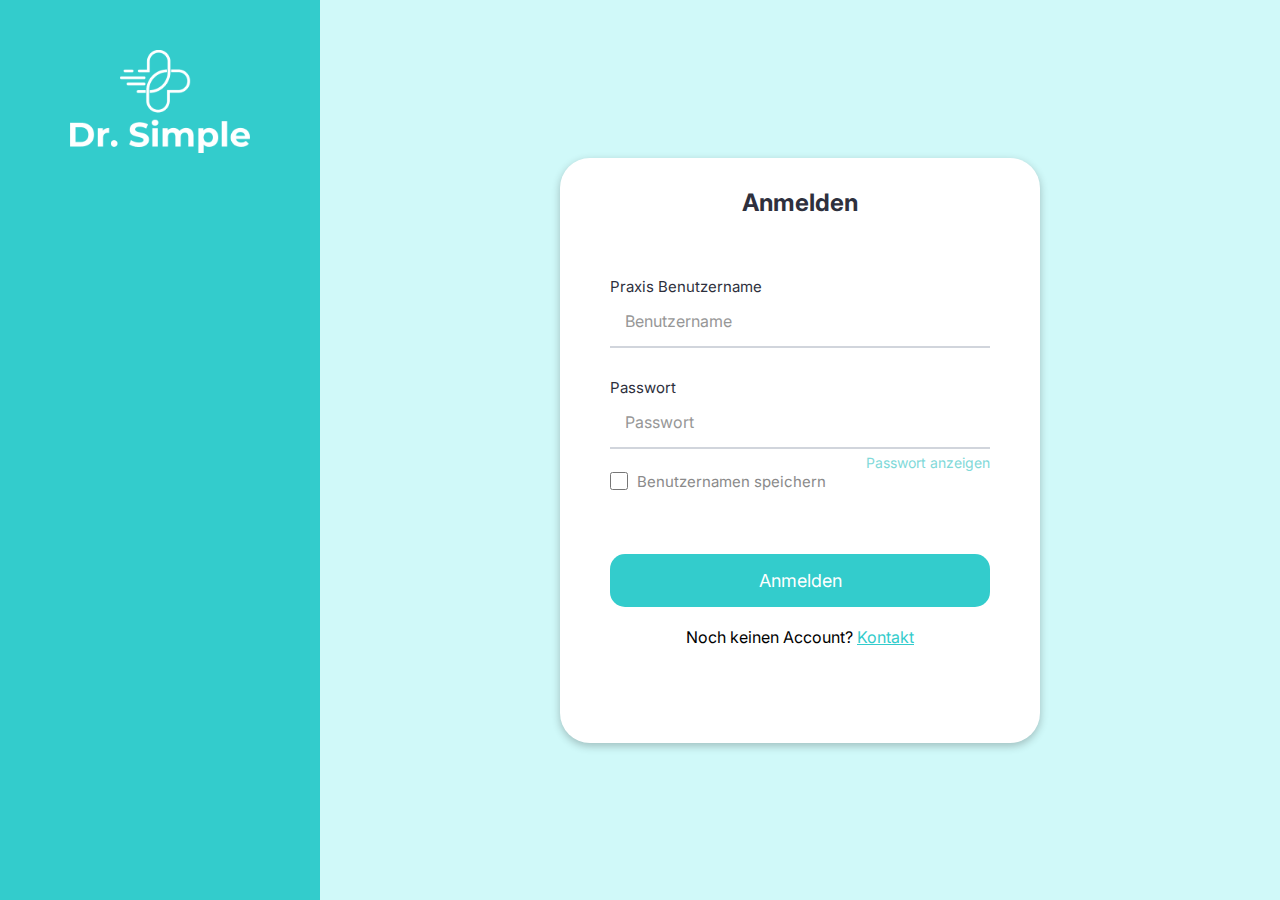
<file: index.html>
<!DOCTYPE html>
<html lang="en">

<head>
    <meta charset="UTF-8">
    <meta http-equiv="X-UA-Compatible" content="IE=edge">
    <meta name="viewport" content="width=device-width, initial-scale=1.0">
    <title>Document</title>

    <!-- //// CSS //// -->
    <link rel="stylesheet" href="./style/style.css">

    <!-- //// Google Fonts //// -->
    <link rel="preconnect" href="https://fonts.googleapis.com">
    <link rel="preconnect" href="https://fonts.gstatic.com" crossorigin>
    <link href="https://fonts.googleapis.com/css2?family=Inter:wght@300;400;700&family=Poppins&display=swap"
        rel="stylesheet">

    <!-- //// Font Awesome //// -->
    <link rel="stylesheet" href="https://cdnjs.cloudflare.com/ajax/libs/font-awesome/6.1.1/css/all.min.css"
        integrity="sha512-KfkfwYDsLkIlwQp6LFnl8zNdLGxu9YAA1QvwINks4PhcElQSvqcyVLLD9aMhXd13uQjoXtEKNosOWaZqXgel0g=="
        crossorigin="anonymous" referrerpolicy="no-referrer" />

</head>

<body class="dashboardWholeBody">
    <main class="loginMainContainer">
        <section class="loginLeftSection">
            <img src="./image/logo.png" alt="">
        </section>
        <section class="loginRightSection">
            <div class="loginCard">
                <h3>Anmelden</h3>
                <div>
                    <form action="" class="loginForm">
                        <label for="">
                            Praxis Benutzername <br>
                            <div class="loginInputDiv">
                                <div><i class="fa-solid fa-user"></i></div>
                                <input type="text" placeholder="Benutzername">
                            </div>
                        </label>
                        <label for="" style="margin-bottom: 0">
                            Passwort <br>
                            <div class="loginInputDiv">
                                <div><i class="fa-solid fa-lock"></i></div>
                                <input type="password" placeholder="Passwort" id="loginPasswordInput">
                            </div>
                            <div class="loginShowPasswordDiv"><p onclick="showHideFunction()">Passwort anzeigen</p></div>
                        </label>
                        <label for="" class="loginCheckBoxLabel">
                            <input type="checkbox" name="" id="" class="loginCheckbox">
                            <span style="color: #8A8A8A;">Benutzernamen speichern</span>
                        </label>

                        <button>Anmelden</button>

                        <div>Noch keinen Account? <span style="color: #33cccc; text-decoration: underline;">Kontakt</span></div>
                    </form>
                </div>
            </div>
        </section>
    </main>

</body>
<script src="./script/app.js"></script>

</html>
</file>
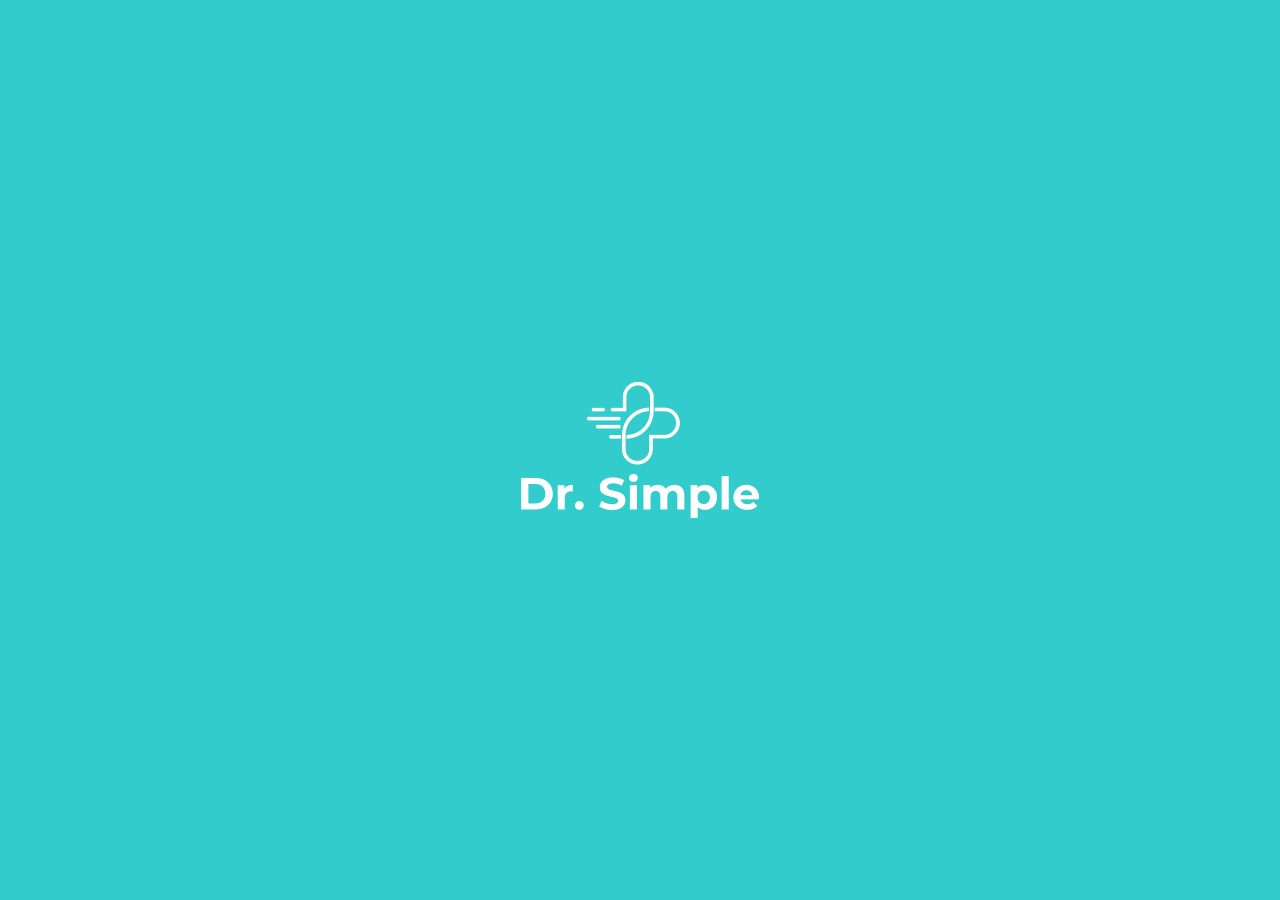
<file: flash.html>
<!DOCTYPE html>
<html lang="en">
<head>
    <meta charset="UTF-8">
    <meta http-equiv="X-UA-Compatible" content="IE=edge">
    <meta name="viewport" content="width=device-width, initial-scale=1.0">
    
    <!-- //// CSS //// -->
    <link rel="stylesheet" href="./style/style.css">

    <!-- //// Google Fonts //// -->
    <link rel="preconnect" href="https://fonts.googleapis.com">
    <link rel="preconnect" href="https://fonts.gstatic.com" crossorigin>
    <link href="https://fonts.googleapis.com/css2?family=Inter:wght@300;400;700&family=Poppins&display=swap"
        rel="stylesheet">
        
</head>
<body class="dashboardWholeBody">
    <div class="flashPage">
        <img src="./image/logo.png" alt="">
    </div>
</body>
</html>
</file>
<file: style/style.css>
* {
  padding: 0;
  margin: 0;
  box-sizing: border-box;
  font-family: "Inter", sans-serif;
}
.dashboardWholeBody {
  background-color: #33cccc;
  min-height: 100vh;
}
.flashPage {
  min-height: 100vh;
  display: flex;
  justify-content: center;
  align-items: center;
  flex-wrap: wrap;
}
.loginMainContainer {
  display: flex;
  justify-content: center;
  align-items: center;
}
.loginLeftSection {
  width: 25%;
  display: flex;
  justify-content: center;
  align-items: flex-start;
  background-color: #33cccc;
  min-height: 100vh;
  padding: 50px;
}
.loginLeftSection > img,
.dashboardStaticSection img {
  width: 180px;
}
.loginRightSection {
  width: 75%;
  min-height: 100vh;
  background-color: #d0f9f9;
  display: flex;
  justify-content: center;
  align-items: center;
}
.loginCard {
  width: 50%;
  min-height: 65vh;
  background-color: #ffffff;
  border-radius: 30px;
  padding: 30px 50px;
  box-shadow: rgba(0, 0, 0, 0.24) 0px 3px 8px;
}
.loginCard > h3 {
  color: #2e303d;
  font-size: 24px;
  text-align: center;
  margin-bottom: 60px;
}
.loginForm > label {
  display: inline-block;
  width: 100%;
  font-size: 15px;
  color: #2e303d;
  margin-bottom: 30px;
}
.loginInputDiv {
  border-bottom: 2px solid #d1d5dc;
  padding: 15px 0px;
  display: flex;
  align-items: center;
}
.loginInputDiv i {
  color: #33cccc;
}
.loginInputDiv input {
  border: none;
  font-size: 16px;
  width: 100%;
  margin-left: 15px;
  outline: none;
  color: #2e303d;
}
.loginInputDiv input::placeholder {
  color: #979797;
}
.loginShowPasswordDiv {
  display: flex;
  justify-content: flex-end;
  margin-top: 5px;
}
.loginShowPasswordDiv > p {
  color: #81d9d9;
  font-size: 14px;
  cursor: pointer;
}
.loginCheckbox {
  width: 18px !important;
  height: 18px !important;
  margin-right: 5px;
  cursor: pointer;
}
.loginCheckBoxLabel > span {
  vertical-align: top;
  cursor: pointer;
}
.loginForm button {
  background-color: #33cccc;
  color: white;
  width: 100%;
  border-radius: 15px;
  border: none;
  padding: 16px;
  font-size: 18px;
  cursor: pointer;
  margin-top: 30px;
}
.loginForm > div {
  text-align: center;
  margin-top: 20px;
}

.secondPageMainContainer {
  display: flex;
  justify-content: flex-start;
  align-items: center;
}
.dashboardStaticSection {
  width: 330px;
  display: flex;
  flex-direction: column;
  justify-content: space-between;
  align-items: center;
  padding: 40px 0 25px;
  min-height: 100vh;
}
.dashboardAbsoluteSection {
  position: absolute;
  left: 23.54%;
  right: 1.46%;
  top: 2.22%;
  bottom: 2.22%;
  border-radius: 30px;
  background-color: #ffffff;
  padding: 0px 40px 0px 40px;
  min-height: 96vh;
  overflow-y: auto;
}
.dashboardAbsoluteSection > header {
  position: sticky;
  top: 0;
  background-color: white;
  padding-top: 40px;
  padding-bottom: 30px;
  z-index: 100;
}
.dashboardIconSection {
  width: 100%;
  padding: 0 0 0 20%;
}
.dashboardIconSection > div {
  display: flex;
  justify-content: flex-start;
  align-items: center;
  margin-bottom: 25px;
}
.dashboardIconSection img {
  width: 35px;
  height: 35px;
  cursor: pointer;
}
.dashboardIconSection p {
  color: white;
  margin-left: 20px;
  font-weight: 400;
  opacity: 80%;
  cursor: pointer;
}
.dashboardIconSection .activeLink {
  opacity: 1;
  font-weight: 600;
}
.dashboardNavSection {
  display: flex;
  justify-content: space-between;
  align-items: center;
}
.dashboardOfSubpage .dashboardNavSection {
  margin-bottom: 30px;
}
.dashboardNavSection h2 {
  color: #262a41;
  font-size: 34px;
}
.dashboardNavEndContainer {
  margin-left: auto;
  display: flex;
  justify-content: center;
  align-items: center;
}
.dashboardNavEndContainer > div {
  margin-left: 20px;
  height: 25px;
  display: flex;
  align-items: center;
  cursor: pointer;
}
.dashboardNavSection > div {
  display: flex;
  align-items: center;
  margin: 0 auto;
}
.dashboardNavSection > div section {
  background-color: #f9fafc;
  width: 333px;
  height: 45px;
  display: flex;
  align-items: center;
  justify-content: flex-start;
  border: 1px solid #2732401a;
  padding: 15px;
  border-radius: 15px;
}
.dashboardNavSection > div form {
  display: flex;
  align-items: center;
  justify-content: flex-start;
}
.dashboardNavSection input {
  width: 100%;
  margin-left: 10px;
  border: none;
  background-color: transparent;
  color: #404852;
  outline: none;
}
.dashboardNavSection input::placeholder {
  color: #9da1a7;
}
.dashboardNavSection select {
  border: none;
  border-bottom: 1px solid #e3e4e5;
  background: transparent;
  font-size: 12px;
  color: #555;
  width: 80px;
  outline: none;
}
.dashboardNavSection > div div {
  background-color: #f9fafc;
  margin-left: 26px;
  width: 45px;
  height: 45px;
  display: flex;
  align-items: center;
  justify-content: center;
  border: 1px solid #2732401a;
  border-radius: 15px;
  cursor: pointer;
}
.dashboardTitleSection {
  display: flex;
  align-items: center;
  background-color: #f9fafc;
  border: 1px solid #2732401a;
  border-radius: 15px;
  padding: 0 15px;
  height: 56px;
  position: sticky;
  top: 115px !important;
  z-index: 50;
}
.dashboardTitleSection > div {
  display: flex;
  justify-content: flex-start;
  align-items: center;
}
.dashboardTitleSection .chooseTitle {
  width: 11.75%;
}
.dashboardTitleSection .patientTitle {
  width: 20%;
}
.dashboardTitleSection .titleTitle {
  width: 40.5%;
}
.dashboardTitleSection .titleTitle2 {
  width: 22%;
}
.dashboardTitleSection .dosesTitle {
  width: 18%;
}
.dashboardTitleSection .statusTitle {
  width: 16%;
}
.dashboardTitleSection .deleteTitle {
  margin-left: auto;
  padding-left: 2%;
  justify-content: space-between;
  width: 8%;
}
.dashboardTitleSection .deleteTitle > p {
  /* margin-right: 30px; */
  color: grey;
  /* margin-right:  !important; */
}
.dashboardTitleSection > div > img,
.dashboardTableContent1 img {
  width: 20px;
  height: 20px;
}
.dashboardTitleSection > div > p {
  font-size: 14px;
  color: #273240;
}
.dashboardTableContent1 {
  width: 100%;
}
.dashboardTableContent1 table {
  width: 100%;
}
.dashboardTableContent1 table tbody {
  width: 100%;
}
.dashboardTableContent1 tr {
  display: flex;
  border-bottom: 1px solid #2732401a;
}
.dashboardTableContent1 td {
  min-height: 56px;
  padding: 3px;
  display: flex;
  align-items: center;
}
.dashboardTableContent1 input[type="checkbox"] {
  display: none;
}
.dashboardTableContent1 p {
  font-size: 14px;
  display: flex;
  justify-content: center;
  align-items: center;
  color: #273240;
}
.dashboardTableContent1 td {
  cursor: pointer !important;
}
.table1FirstColumn {
  /* width: 135px; */
  width: 12.5%;
  padding-left: 15px !important;
}
.table1FirstColumn div {
  display: flex;
  justify-content: center;
  align-items: center;
  cursor: pointer;
  margin-right: 25px;
}
.table1SecondColumn {
  /* width: 205px; */
  width: 19.5%;
}
.dashboardTitleSection i[class~="fa-square"],
.dashboardTitleSection i[class~="fa-square-check"],
.table1FirstColumn i[class~="fa-square-check"],
.table1FirstColumn i[class~="fa-square"],
.table2FirstColumn i[class~="fa-square-check"],
.table2FirstColumn i[class~="fa-square"] {
  font-size: 20px;
  color: #979797;
}
.dashboardTitleSection i,
.table1FirstColumn i[class~="fa-star"] {
  font-size: 18px;
  color: #979797;
}
.dashboardTitleSection i[class~="fa-solid"],
.table1FirstColumn i[class~="fa-solid"],
.table2FirstColumn i[class~="fa-solid"] {
  color: #33cccc;
}
.table1SecondColumn img {
  width: 16px;
  height: 16px;
  margin-left: 4px;
}
.table1ThirdColumn {
  /* width: 380px; */
  width: 35.75%;
  /* padding-right: 30px !important; */
  padding-right: 3.5% !important;
}
.table1ThirdColumn2 {
  width: 21.5%;
}
.tableDosesColumn {
  width: 14%;
}
.table1ForthColumn {
  /* width: 200px; */
  width: 19.25%;
}
.table1ForthColumn > div {
  /* position: relative; */
  width: 120px;
  border-radius: 80px;
  padding: 6px 10px;
}
.table1ForthColumn p {
  text-align: center;
  font-size: 13px;
}
.redStatus {
  background-color: #feebeb;
}
.redStatusP {
  color: #f33130 !important;
}
.blackStatus {
  background-color: #e6e6e6;
}
.lightBlueStatus {
  background-color: #ebfafa;
}
.lightBlueStatusP {
  color: #33cccc !important;
}
.blueStatus {
  background-color: #ecf2fe;
  padding: 4px 10px !important;
}
.blueStatusP {
  color: #407ef6 !important;
}
.table1FifthColumn p {
  color: #404852;
  opacity: 0.5;
}
.bottomAbsoluteDiv {
  min-height: 25px;
  background-color: #ffffff;
  position: sticky;
  bottom: 0;
}

/* //// Patienten //// */

.table2 {
  width: 100%;
}
.table2 td {
  border: none;
}
.table2Header {
  background-color: #f9fafc;
  height: 56px;
  border: 1px solid #2732401a;
  border-radius: 15px;
  display: flex;
  justify-content: flex-start;
  align-items: center;
  width: 100%;
  /* position: sticky;
  top: 0 !important;
  z-index: 50; */
}
.table2 i {
  cursor: pointer;
}
.table2 div {
  display: flex;
  align-items: center;
  justify-content: center;
  margin-right: 20px;
}
.table2 p {
  width: 200px;
  justify-content: flex-start;
}
.table2FirstColumn div {
  width: 45px;
}
.table2SecondColumn img {
  margin-left: 5px;
}
.table2FifthColumn p {
  color: #404852;
  opacity: 0.5;
}
.lastParaPatient {
  width: 120px !important;
}
.tableSeparator {
  color: #273240;
  opacity: 0.2;
  font-weight: lighter;
  margin-left: auto;
}
.table2IconSect {
  width: 120px;
  justify-content: space-around;
  padding: 30px;
}
.table2IconSect div {
  margin: 0;
}

.disable_date{
  opacity: 0.4;
}
.table2Content {
  border-bottom: 1px solid #2732401a;
  display: flex;
  align-items: center;
  justify-content: flex-start;
  height: 56px;
}
.hiddenElement {
  visibility: hidden;
}

/* //// Calendar //// */
.calenderDashboardForPadding {
  padding: 20px 40px;
}
.calenderDashboardHeader > .dashboardNavSection {
  margin-bottom: 5px;
}
.termineBtnDiv > div {
  box-shadow: rgba(0, 0, 0, 0.24) 0px 3px 8px;
  display: flex;
  justify-content: space-between;
  align-items: center;
  padding: 4px 10px;
  width: 100px;
  border-radius: 30px;
  cursor: pointer;
}
.termineBtnDiv i {
  font-size: 20px;
  color: blue;
}
.termineBtnDiv p {
  font-size: 14px;
}
.calendarMonthTitle {
  display: flex;
  justify-content: center;
  align-items: center;
  margin-bottom: 5px;
  cursor: pointer;
}
.calendarMonthTitle p {
  font-size: 20px;
  color: #979797;
}
.calendarWholeContainer table {
  height: 100%;
  width: 100%;
  border-collapse: collapse;
  border: 1px solid #9e9e9e;
}
.calendarWholeContainer p {
  text-align: center;
  margin-bottom: 10px;
  font-size: 14px;
}
.calendarWholeContainer tr {
  display: flex;
  /* justify-content: center; */
  /* align-items: center; */
  /* border: 1px solid #9e9e9e; */
  height: 100%;
  min-height: 10%;
}
.calendarWholeContainer td {
  /* width: 300px; */
  /* height: 105px; */
  width: 20%;
  border: 1px solid #9e9e9e;
  display: flex;
  flex-direction: column;
  justify-content: flex-start;
  align-items: center;
  padding: 5px;
}
/* .calenderFirstRow td {
   height: 120px;
} */
.calendarWholeContainer td section div {
  /* width: 100%; */
  display: flex;
  justify-content: flex-start;
  align-items: center;
  font-size: 13px;
}
.calendarWholeContainer td i {
  font-size: 8px;
  color: #33cccc;
  margin-right: 8px;
}
.calendarWholeContainer td span {
  margin-right: 15px;
}
.coloredCell {
  background-color: #dcf6f6;
}

@media only screen and (max-width: 1400px) {
  .calendarWholeContainer td section div {
    font-size: 12px;
  }
  .calendarWholeContainer td i {
    font-size: 7px;
  }
}

/* //// SubPages //// */

.dashboardOfSubpage {
  padding: 0;
  display: flex;
  justify-content: center;
  /* align-items: center; */
}
.dashboardMainLeftSide {
  width: 68%;
  background-color: #ffffff;
  padding: 40px 0;
  border-radius: 30px 0 0 30px;
}
.dashboardMainRightSide {
  width: 32%;
  background-color: #f9fafc;
  top: 0;
  bottom: 0;
  padding: 40px 0;
  border-radius: 0 30px 30px 0;
}
.dashboardMainLeftSide .dashboardNavSection {
  padding-right: 30px;
  padding-left: 40px;
}
.dashboardMainLeftSide .dashboardNavSection > div {
  margin: 0;
}
.table3 {
  padding-left: 40px;
  padding-right: 30px;
  width: 100%;
}
.table3 tr {
  width: 100%;
  border: none;
}
.table3Details tr {
  height: auto !important;
}
.table3Details td {
  height: auto !important;
}
.table3Header {
  position: relative;
  width: 100%;
}
.backpagePointer {
  position: absolute;
  left: -30px;
}
.table3Header i {
  color: #c4c4c4;
  font-size: 25px;
  cursor: pointer;
  /* padding: 0 25px; */
}
.table3Header p {
  margin-left: 25px;
  font-size: 18px;
  width: 300px;
}
.subpageNavEndContainer {
  justify-content: flex-end;
  height: 45px;
  padding: 0 50px;
}
.subpageHeaderHeadName {
  width: 80%;
  /* border-right: 1px solid #000000 !important; */
}
.tableSeparator2 {
  color: #000000;
  opacity: 2.5;
  font-weight: lighter;
}
.table3HeaderIcons {
  display: flex;
  justify-content: space-between;
  align-items: center;
  width: 20%;
  padding: 0px 20px !important;
}
.table3HeaderIcons i {
  font-size: 18px;
  color: #33cccc;
}
.table3HeaderIcons img {
  cursor: pointer;
}
.table3Content {
  padding: 5px 25px 0px;
  border-bottom: 1px solid #2732401a !important;
}
.table3Content .namePara {
  width: 160px;
  /* width: 25%; */
}
.table3Content .namePara img {
  margin-left: 5px;
}
.table3Content .datePara {
  width: 120px;
}
.table3Content .thirdPara {
  width: 220px;
}
.table3Content .lastPara {
  width: 140px;
  color: #404852;
  opacity: 0.5;
}
.table3BreakPoint {
  padding: 25px 0 0 0;
}
.table3Details {
  height: 40px !important;
  display: flex;
  align-items: center;
  justify-content: flex-start;
  padding: 0px 25px 10px;
}
.table3Details td {
  height: 40px !important;
}
.table3Details p {
  width: 120px;
  height: auto;
}

.dashboardMainRightSide > main {
  padding: 35px 38px;
}
.dashboardMainRightSide > main > div {
  box-shadow: 2px 2px 34px rgba(0, 0, 0, 0.08);
  font-size: 14px;
  border-radius: 12px;
}
.dashboardMainRightSide .firstCard {
  background-color: white;
  padding: 10px 16px 2px;
  margin-bottom: 20px;
}
.dashboardMainRightSide .firstCard p {
  margin-bottom: 8px;
  line-height: 1.2rem;
}
.dashboardMainRightSide .firstCard .verificationPara {
  color: #33cccc;
  display: flex;
  justify-content: flex-start;
  align-items: center;
}
.dashboardMainRightSide .firstCard .verificationPara i {
  cursor: pointer;
}
.dashboardMainRightSide .firstCard .verificationPara i[class~="fa-regular"] {
  margin-left: 5px;
  color: #979797 !important;
}
.dashboardMainRightSide .firstCard .verificationPara i[class~="fa-solid"] {
  margin-left: 5px;
  color: #33cccc;
}
.dashboardMainRightSide > main div div i {
  position: absolute;
  right: 9px;
  top: 11px;
  color: #f33130;
  font-size: 9px;
}
.dashboardMainRightSide .secondCard {
  position: relative;
  background-color: #e3e4e5;
  padding: 16px;
  font-size: 16px;
  box-shadow: 2px 2px 34px rgba(0, 0, 0, 0.08);
  margin-bottom: 20px;
}
.dashboardMainRightSide .thirdCard {
  position: relative;
  padding: 16px;
  font-size: 16px;
  filter: drop-shadow(2px 2px 24px rgba(0, 0, 0, 0.08));
  background-color: #ffffff;
  margin-bottom: 20px;
}
.thirdCard2 {
  box-shadow: 2px 2px 34px rgba(0, 0, 0, 0.08);
}
.thirdCard3 {
  background: rgba(255, 255, 255, 0.09);
  box-shadow: 2px 2px 34px rgba(0, 0, 0, 0.08);
  position: relative;
  font-size: 16px;
  padding: 16px;
}
.blueCard {
  color: #407ef6;
  display: flex;
  /* align-items: center; */
  justify-content: center;
}
.dashboardMainRightSide > main div section i {
  position: absolute;
  left: 15px;
  vertical-align: middle;
}

.activeDashboard {
  font-weight: bold;
}

.dashboardsChangerDiv {
  color: white;
  cursor: pointer;
}

.rowHandCursor{
  cursor: pointer;
}
/* ///// Styling Scrollbar ///// */

.dashboardAbsoluteSection::-webkit-scrollbar-track, .covidBookings::-webkit-scrollbar-track {
  -webkit-box-shadow: inset 0 0 6px rgba(0, 0, 0, 0.3);
  border-radius: 25px;
  background-color: #f5f5f5;
}


.dashboardAbsoluteSection::-webkit-scrollbar,.covidBookings::-webkit-scrollbar {
  width: 8px;
  background-color: #33cccc;
}

.dashboardAbsoluteSection::-webkit-scrollbar-thumb,.covidBookings::-webkit-scrollbar-thumb {
  border-radius: 10px;
  -webkit-box-shadow: inset 0 0 6px rgba(0, 0, 0, 0.3);
  background-color: #33CCCC;
}
</file>
